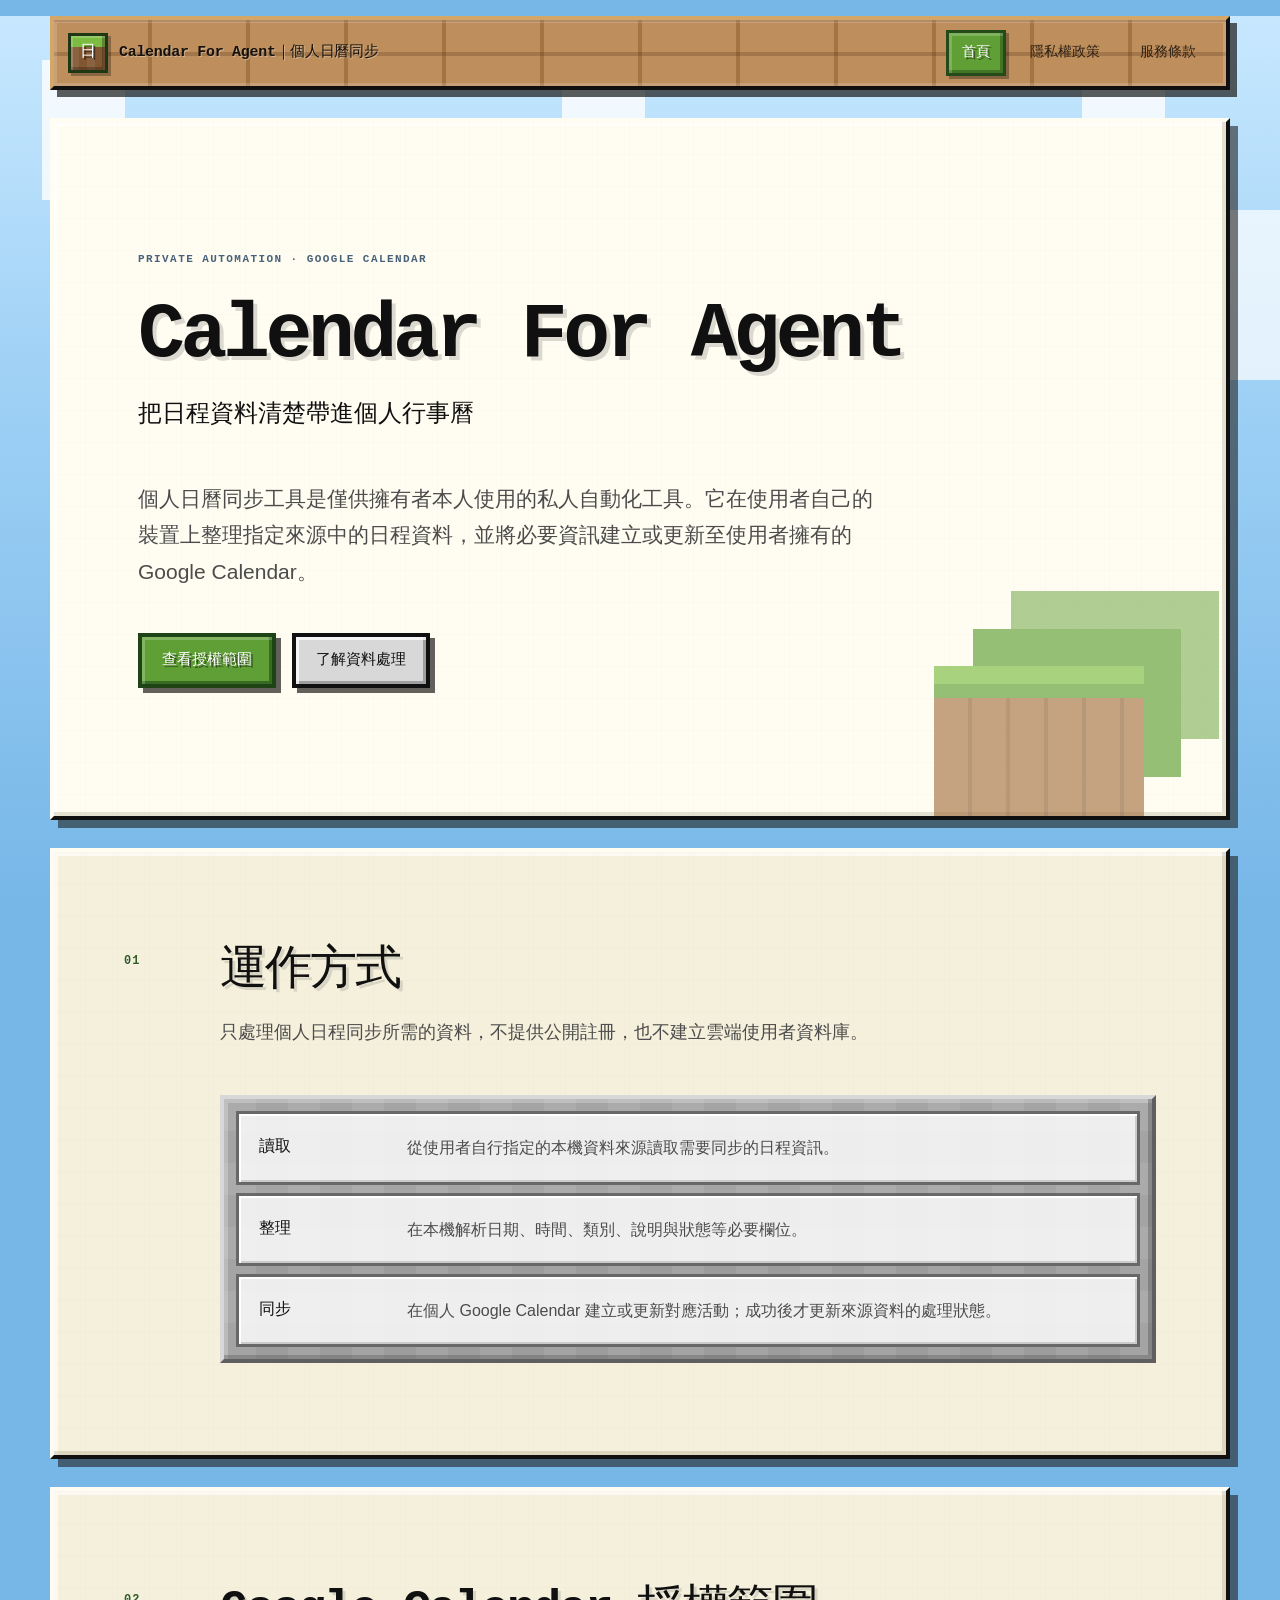
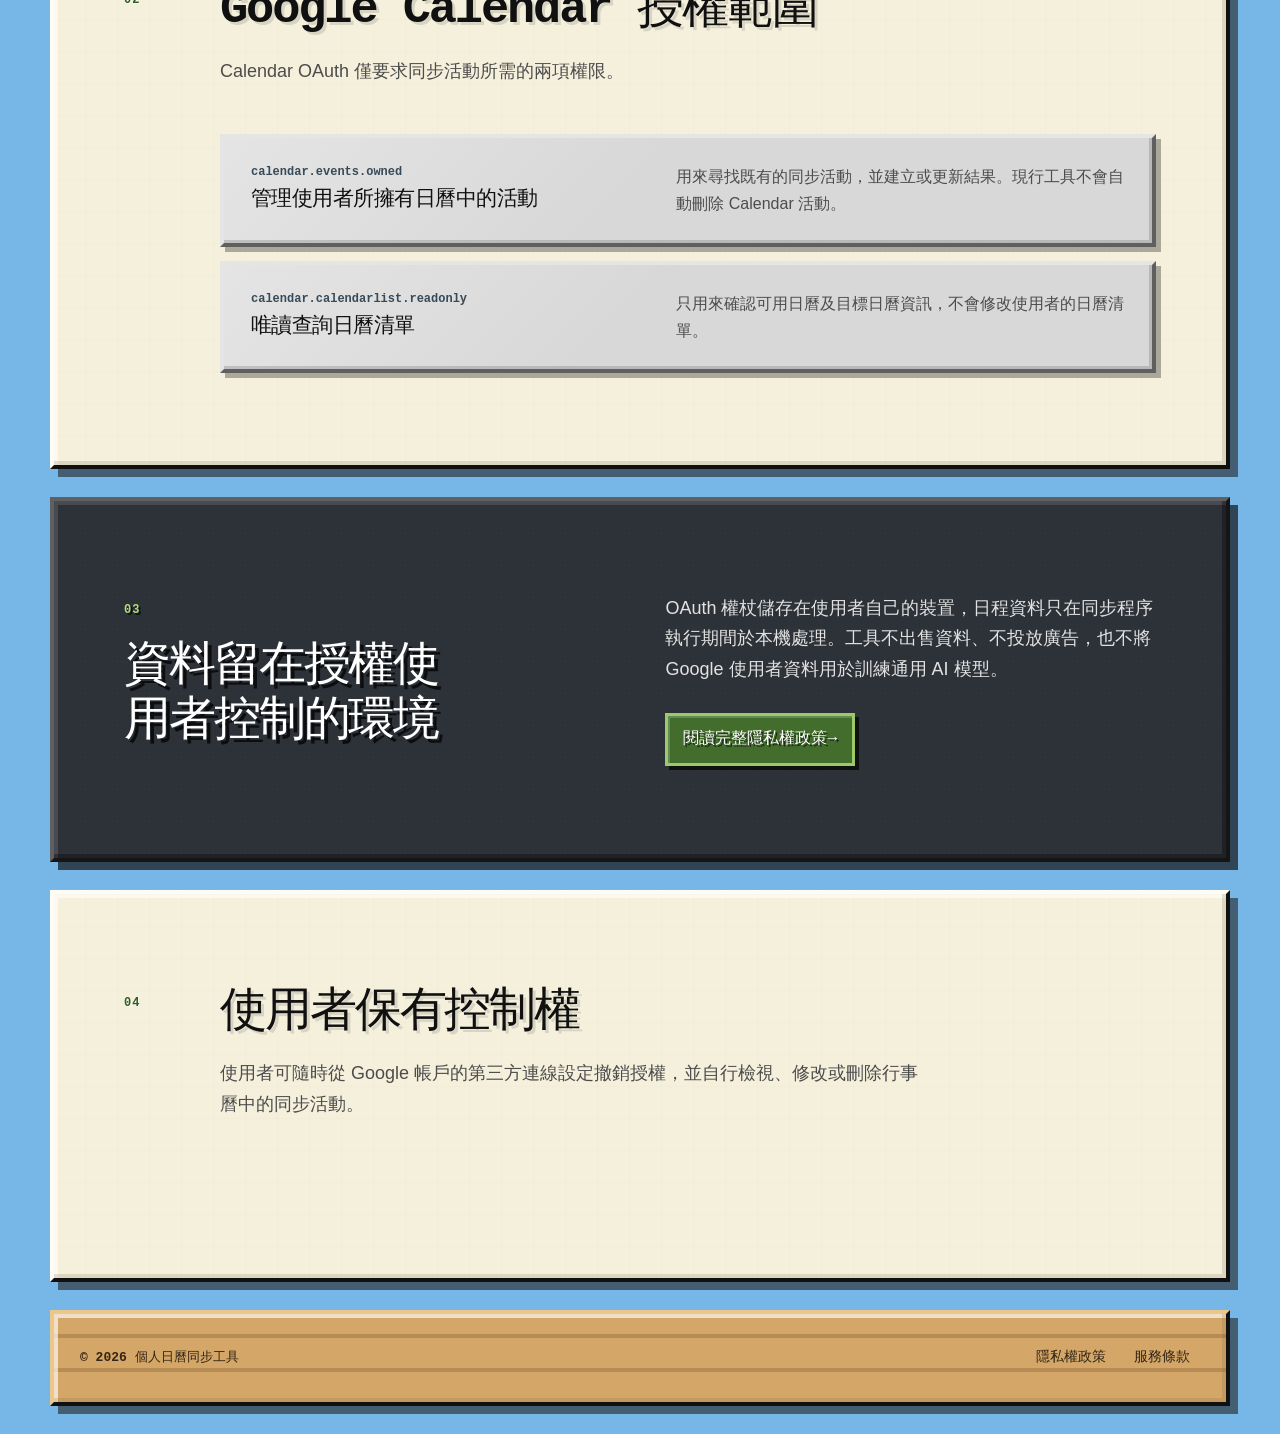
<file: index.html>
<!doctype html>
<html lang="zh-Hant">
<head>
  <meta charset="utf-8">
  <meta name="viewport" content="width=device-width, initial-scale=1">
  <meta name="description" content="Calendar For Agent｜個人日曆同步工具的用途、Google OAuth 權限與資料處理方式說明。">
  <title>Calendar For Agent｜個人日曆同步工具</title>
  <link rel="icon" href="icon.svg" type="image/svg+xml">
  <link rel="stylesheet" href="./styles.css">
</head>
<body>
  <a class="skip-link" href="#main">跳至主要內容</a>
  <header class="site-header">
    <a class="brand" href="index.html" aria-label="首頁"><span class="brand-mark" aria-hidden="true">日</span><span>Calendar For Agent｜個人日曆同步</span></a>
    <nav aria-label="主要導覽"><a aria-current="page" href="index.html">首頁</a><a href="privacy.html">隱私權政策</a><a href="terms.html">服務條款</a></nav>
  </header>

  <main id="main">
    <section class="hero">
      <p class="eyebrow">PRIVATE AUTOMATION · GOOGLE CALENDAR</p>
      <h1>Calendar For Agent</h1>
      <h2>把日程資料清楚帶進個人行事曆</h2>
      <p class="lead">個人日曆同步工具是僅供擁有者本人使用的私人自動化工具。它在使用者自己的裝置上整理指定來源中的日程資料，並將必要資訊建立或更新至使用者擁有的 Google Calendar。</p>
      <div class="hero-actions"><a class="button primary" href="#permissions">查看授權範圍</a><a class="button secondary" href="privacy.html">了解資料處理</a></div>
    </section>

    <section class="section process" aria-labelledby="process-title">
      <div class="section-intro"><p class="section-number">01</p><div><h2 id="process-title">運作方式</h2><p>只處理個人日程同步所需的資料，不提供公開註冊，也不建立雲端使用者資料庫。</p></div></div>
      <ol class="steps">
        <li><span>讀取</span><p>從使用者自行指定的本機資料來源讀取需要同步的日程資訊。</p></li>
        <li><span>整理</span><p>在本機解析日期、時間、類別、說明與狀態等必要欄位。</p></li>
        <li><span>同步</span><p>在個人 Google Calendar 建立或更新對應活動；成功後才更新來源資料的處理狀態。</p></li>
      </ol>
    </section>

    <section class="section" id="permissions" aria-labelledby="permissions-title">
      <div class="section-intro"><p class="section-number">02</p><div><h2 id="permissions-title">Google Calendar 授權範圍</h2><p>Calendar OAuth 僅要求同步活動所需的兩項權限。</p></div></div>
      <div class="permission-list">
        <article><div><p class="permission-scope">calendar.events.owned</p><h3>管理使用者所擁有日曆中的活動</h3></div><p>用來尋找既有的同步活動，並建立或更新結果。現行工具不會自動刪除 Calendar 活動。</p></article>
        <article><div><p class="permission-scope">calendar.calendarlist.readonly</p><h3>唯讀查詢日曆清單</h3></div><p>只用來確認可用日曆及目標日曆資訊，不會修改使用者的日曆清單。</p></article>
      </div>
    </section>

    <section class="section data-note" aria-labelledby="data-title">
      <div><p class="section-number inverse">03</p><h2 id="data-title">資料留在授權使用者控制的環境</h2></div>
      <div class="data-copy"><p>OAuth 權杖儲存在使用者自己的裝置，日程資料只在同步程序執行期間於本機處理。工具不出售資料、不投放廣告，也不將 Google 使用者資料用於訓練通用 AI 模型。</p><a href="privacy.html">閱讀完整隱私權政策 <span aria-hidden="true">→</span></a></div>
    </section>

    <section class="section compact" aria-labelledby="control-title">
      <div class="section-intro"><p class="section-number">04</p><div><h2 id="control-title">使用者保有控制權</h2><p>使用者可隨時從 Google 帳戶的第三方連線設定撤銷授權，並自行檢視、修改或刪除行事曆中的同步活動。</p></div></div>
    </section>
  </main>

  <footer class="site-footer"><p>© <span data-current-year>2026</span> 個人日曆同步工具</p><div><a href="privacy.html">隱私權政策</a><a href="terms.html">服務條款</a><a data-repo-issues hidden rel="noreferrer">聯絡／回報問題</a></div></footer>
  <script src="./site.js" defer></script>
</body>
</html>
</file>
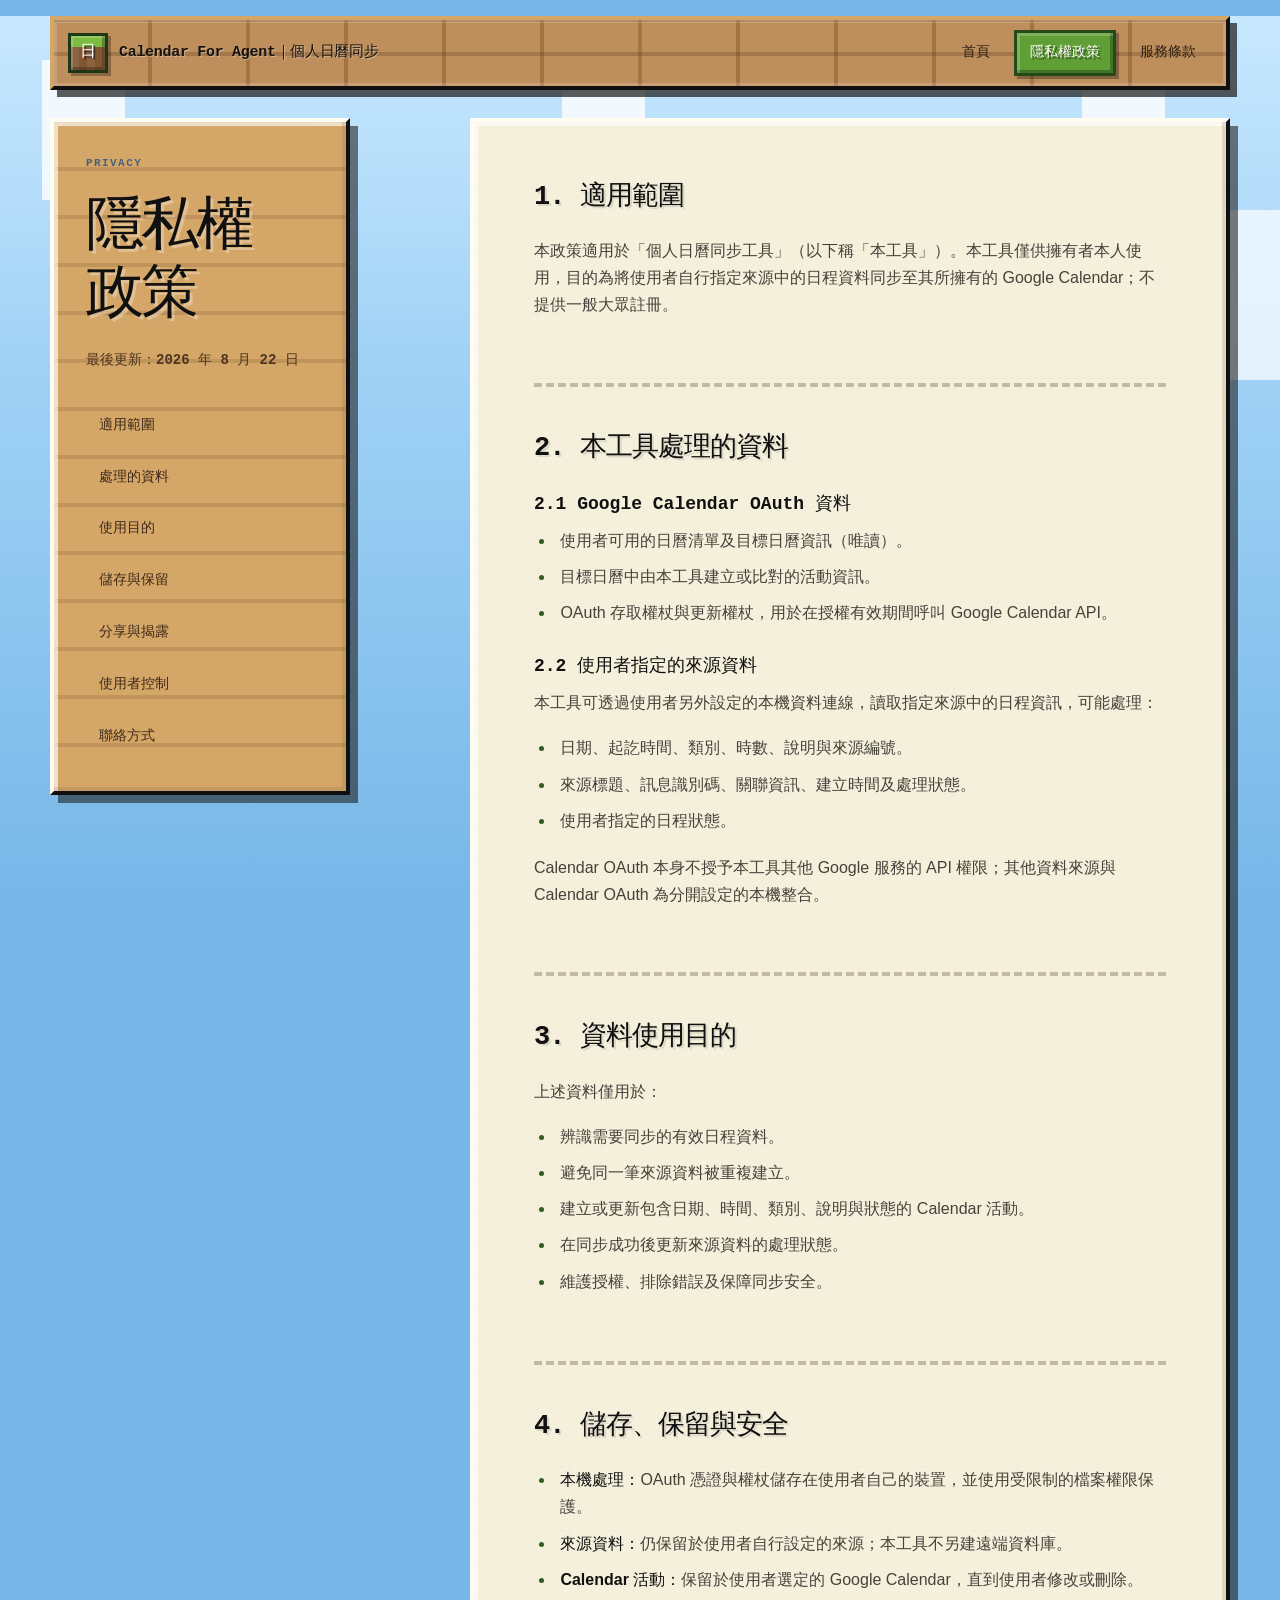
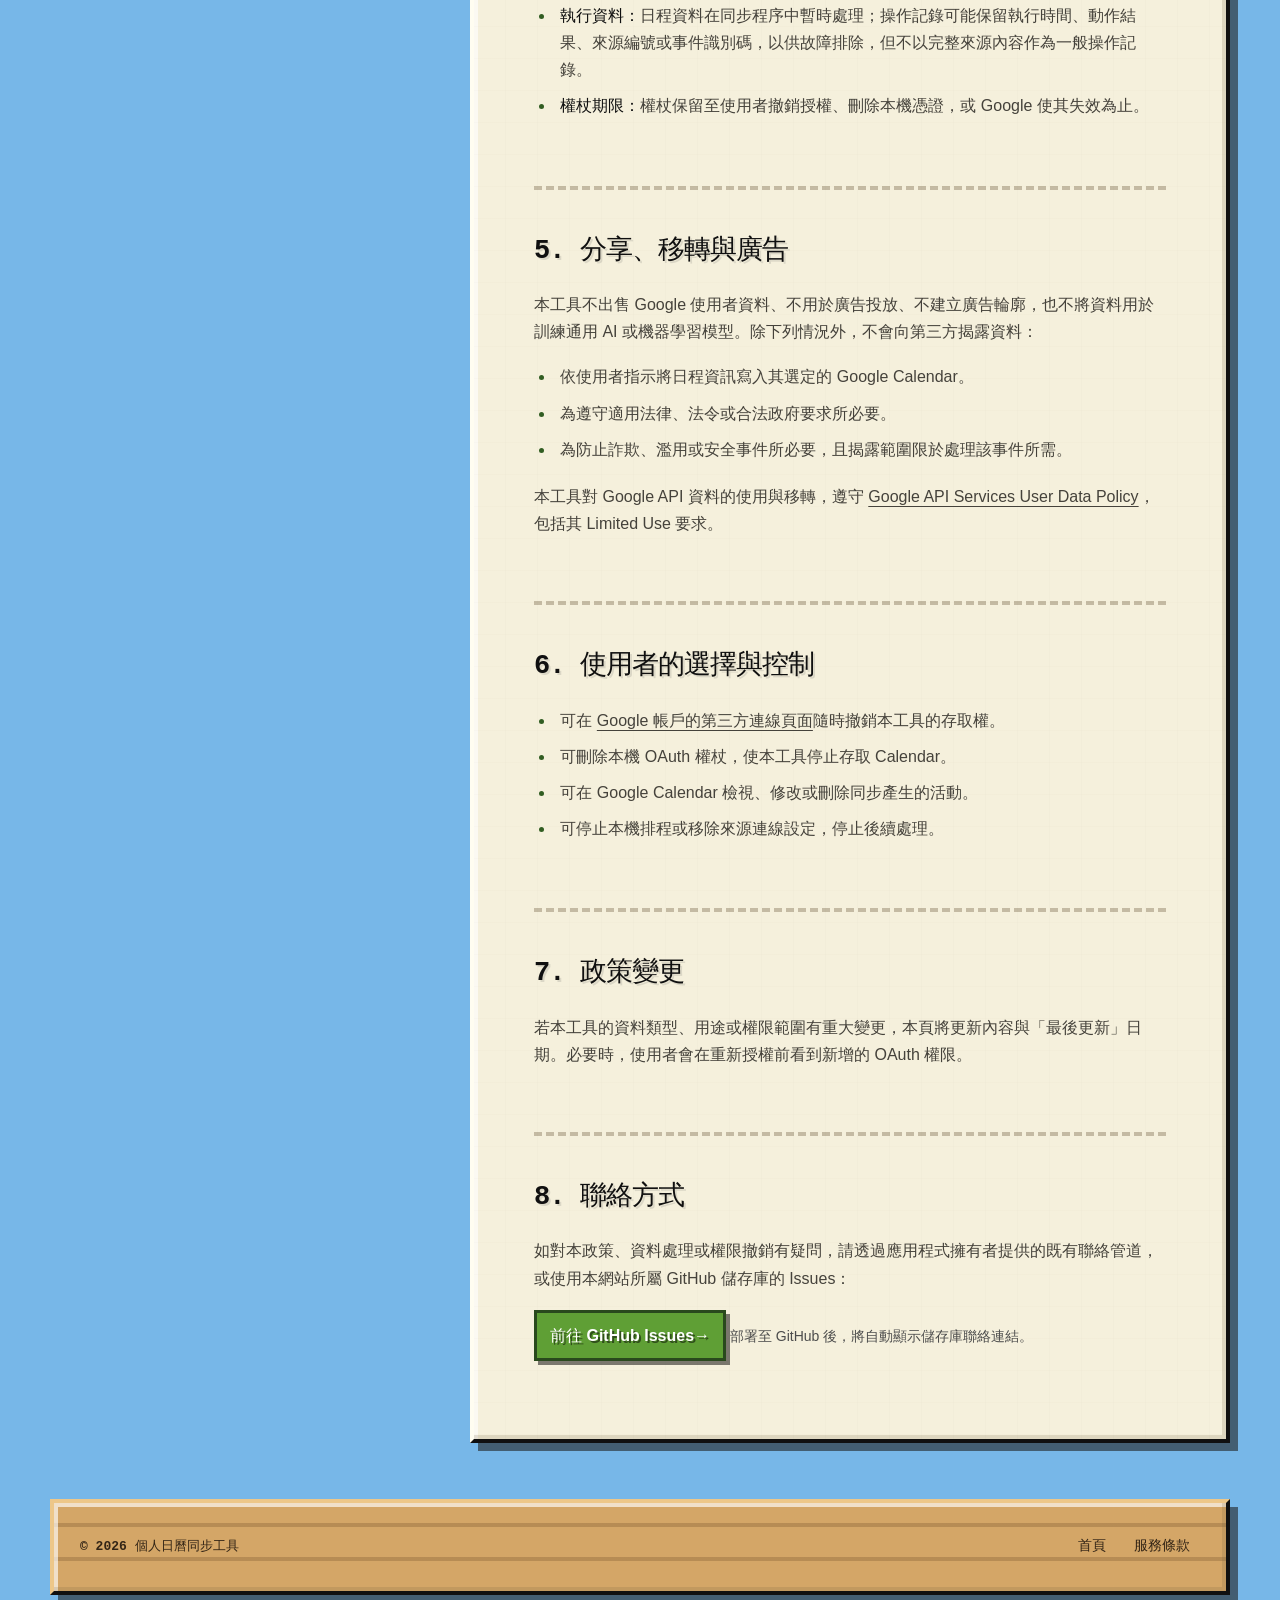
<file: privacy.html>
<!doctype html>
<html lang="zh-Hant">
<head>
  <meta charset="utf-8"><meta name="viewport" content="width=device-width, initial-scale=1">
  <meta name="description" content="Calendar For Agent｜個人日曆同步工具隱私權政策。">
  <title>隱私權政策｜Calendar For Agent｜個人日曆同步工具</title>
  <link rel="icon" href="icon.svg" type="image/svg+xml"><link rel="stylesheet" href="styles.css">
</head>
<body>
  <a class="skip-link" href="#main">跳至主要內容</a>
  <header class="site-header"><a class="brand" href="index.html" aria-label="首頁"><span class="brand-mark" aria-hidden="true">日</span><span>Calendar For Agent｜個人日曆同步</span></a><nav aria-label="主要導覽"><a href="index.html">首頁</a><a aria-current="page" href="privacy.html">隱私權政策</a><a href="terms.html">服務條款</a></nav></header>

  <main id="main" class="legal-layout">
    <aside class="legal-aside">
      <p class="eyebrow">PRIVACY</p><h1>隱私權政策</h1><p>最後更新：2026 年 8 月 22 日</p>
      <nav aria-label="本頁目錄"><a href="#scope">適用範圍</a><a href="#data">處理的資料</a><a href="#purpose">使用目的</a><a href="#storage">儲存與保留</a><a href="#sharing">分享與揭露</a><a href="#control">使用者控制</a><a href="#contact">聯絡方式</a></nav>
    </aside>

    <article class="legal-content">
      <section id="scope"><h2>1. 適用範圍</h2><p>本政策適用於「個人日曆同步工具」（以下稱「本工具」）。本工具僅供擁有者本人使用，目的為將使用者自行指定來源中的日程資料同步至其所擁有的 Google Calendar；不提供一般大眾註冊。</p></section>

      <section id="data">
        <h2>2. 本工具處理的資料</h2>
        <h3>2.1 Google Calendar OAuth 資料</h3>
        <ul><li>使用者可用的日曆清單及目標日曆資訊（唯讀）。</li><li>目標日曆中由本工具建立或比對的活動資訊。</li><li>OAuth 存取權杖與更新權杖，用於在授權有效期間呼叫 Google Calendar API。</li></ul>
        <h3>2.2 使用者指定的來源資料</h3>
        <p>本工具可透過使用者另外設定的本機資料連線，讀取指定來源中的日程資訊，可能處理：</p>
        <ul><li>日期、起訖時間、類別、時數、說明與來源編號。</li><li>來源標題、訊息識別碼、關聯資訊、建立時間及處理狀態。</li><li>使用者指定的日程狀態。</li></ul>
        <p>Calendar OAuth 本身不授予本工具其他 Google 服務的 API 權限；其他資料來源與 Calendar OAuth 為分開設定的本機整合。</p>
      </section>

      <section id="purpose"><h2>3. 資料使用目的</h2><p>上述資料僅用於：</p><ul><li>辨識需要同步的有效日程資料。</li><li>避免同一筆來源資料被重複建立。</li><li>建立或更新包含日期、時間、類別、說明與狀態的 Calendar 活動。</li><li>在同步成功後更新來源資料的處理狀態。</li><li>維護授權、排除錯誤及保障同步安全。</li></ul></section>

      <section id="storage"><h2>4. 儲存、保留與安全</h2><ul><li><strong>本機處理：</strong>OAuth 憑證與權杖儲存在使用者自己的裝置，並使用受限制的檔案權限保護。</li><li><strong>來源資料：</strong>仍保留於使用者自行設定的來源；本工具不另建遠端資料庫。</li><li><strong>Calendar 活動：</strong>保留於使用者選定的 Google Calendar，直到使用者修改或刪除。</li><li><strong>執行資料：</strong>日程資料在同步程序中暫時處理；操作記錄可能保留執行時間、動作結果、來源編號或事件識別碼，以供故障排除，但不以完整來源內容作為一般操作記錄。</li><li><strong>權杖期限：</strong>權杖保留至使用者撤銷授權、刪除本機憑證，或 Google 使其失效為止。</li></ul></section>

      <section id="sharing"><h2>5. 分享、移轉與廣告</h2><p>本工具不出售 Google 使用者資料、不用於廣告投放、不建立廣告輪廓，也不將資料用於訓練通用 AI 或機器學習模型。除下列情況外，不會向第三方揭露資料：</p><ul><li>依使用者指示將日程資訊寫入其選定的 Google Calendar。</li><li>為遵守適用法律、法令或合法政府要求所必要。</li><li>為防止詐欺、濫用或安全事件所必要，且揭露範圍限於處理該事件所需。</li></ul><p>本工具對 Google API 資料的使用與移轉，遵守 <a href="https://developers.google.com/terms/api-services-user-data-policy" rel="noreferrer">Google API Services User Data Policy</a>，包括其 Limited Use 要求。</p></section>

      <section id="control"><h2>6. 使用者的選擇與控制</h2><ul><li>可在 <a href="https://myaccount.google.com/connections" rel="noreferrer">Google 帳戶的第三方連線頁面</a>隨時撤銷本工具的存取權。</li><li>可刪除本機 OAuth 權杖，使本工具停止存取 Calendar。</li><li>可在 Google Calendar 檢視、修改或刪除同步產生的活動。</li><li>可停止本機排程或移除來源連線設定，停止後續處理。</li></ul></section>

      <section><h2>7. 政策變更</h2><p>若本工具的資料類型、用途或權限範圍有重大變更，本頁將更新內容與「最後更新」日期。必要時，使用者會在重新授權前看到新增的 OAuth 權限。</p></section>

      <section id="contact"><h2>8. 聯絡方式</h2><p>如對本政策、資料處理或權限撤銷有疑問，請透過應用程式擁有者提供的既有聯絡管道，或使用本網站所屬 GitHub 儲存庫的 Issues：</p><p><a class="inline-action" data-repo-issues hidden rel="noreferrer">前往 GitHub Issues <span aria-hidden="true">→</span></a><span data-local-contact> 部署至 GitHub 後，將自動顯示儲存庫聯絡連結。</span></p></section>
    </article>
  </main>

  <footer class="site-footer"><p>© <span data-current-year>2026</span> 個人日曆同步工具</p><div><a href="index.html">首頁</a><a href="terms.html">服務條款</a><a data-repo-issues hidden rel="noreferrer">聯絡／回報問題</a></div></footer>
  <script src="site.js" defer></script>
</body>
</html>
</file>
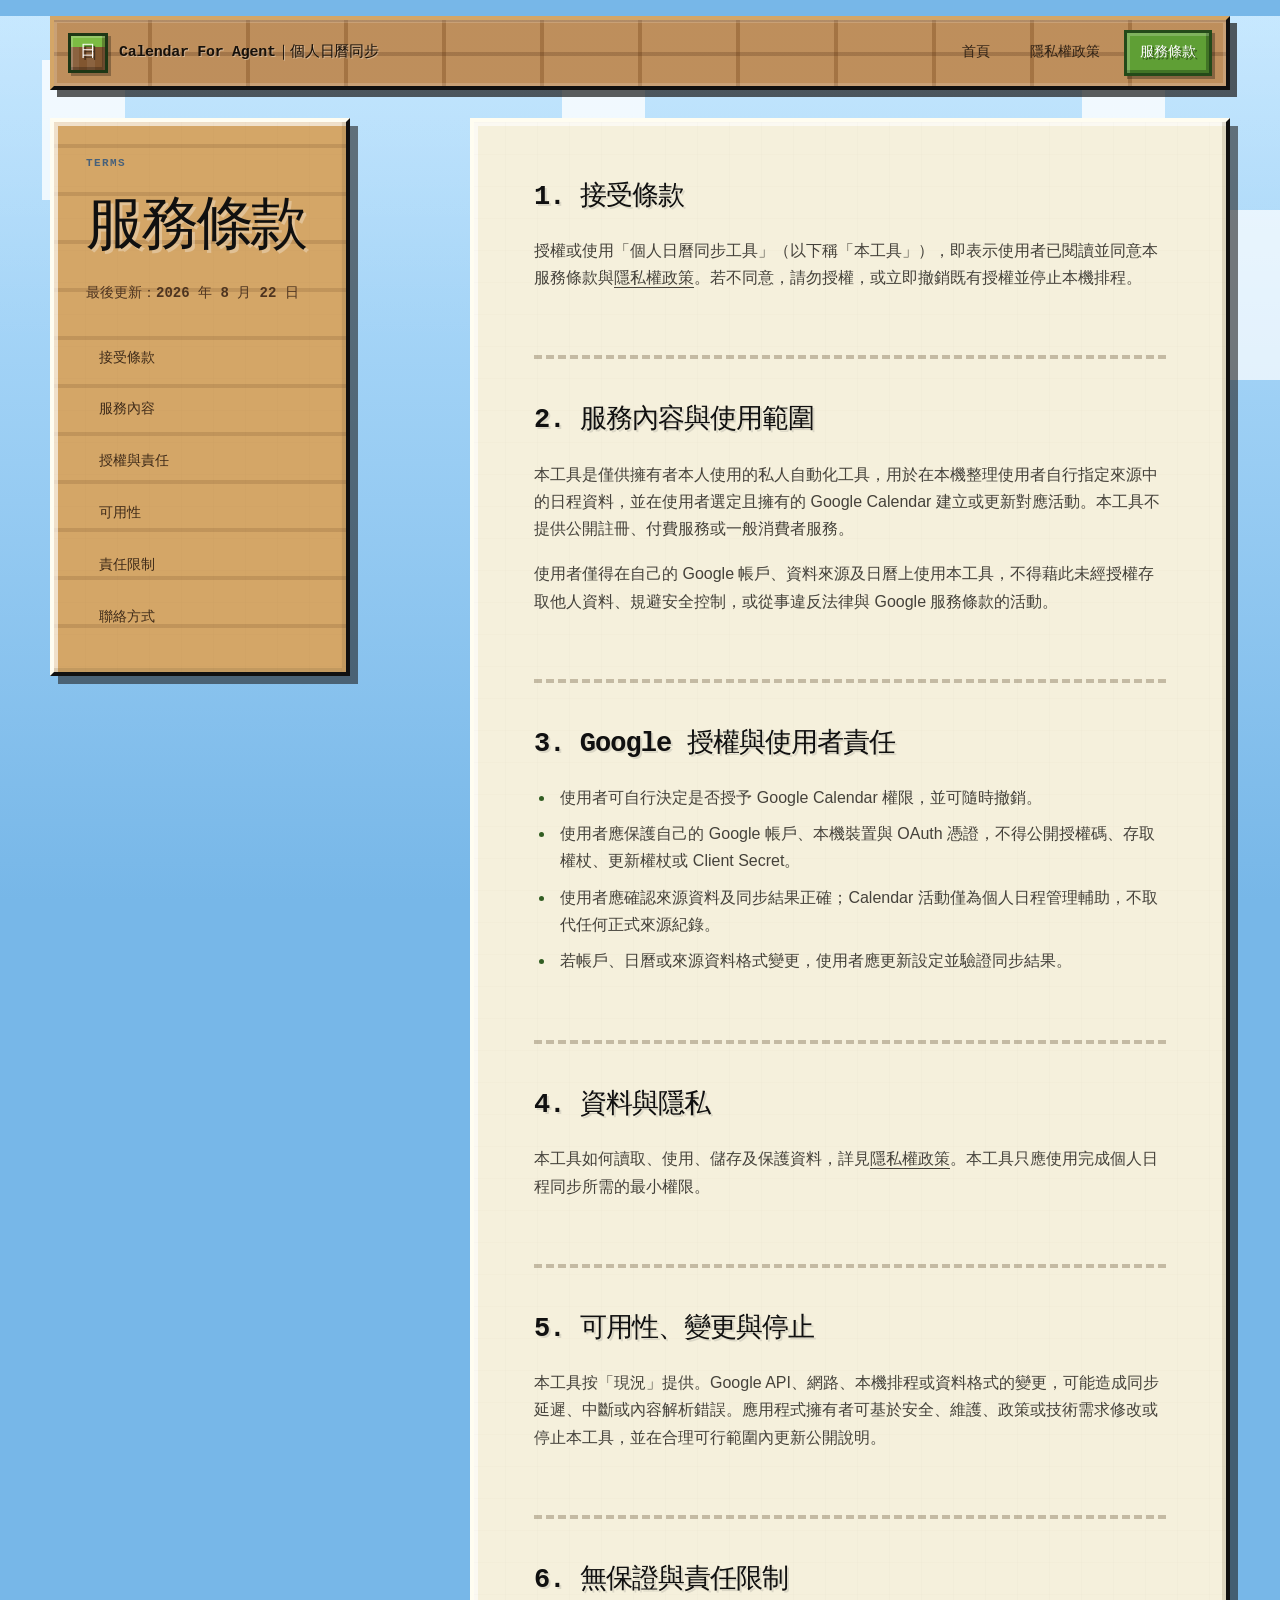
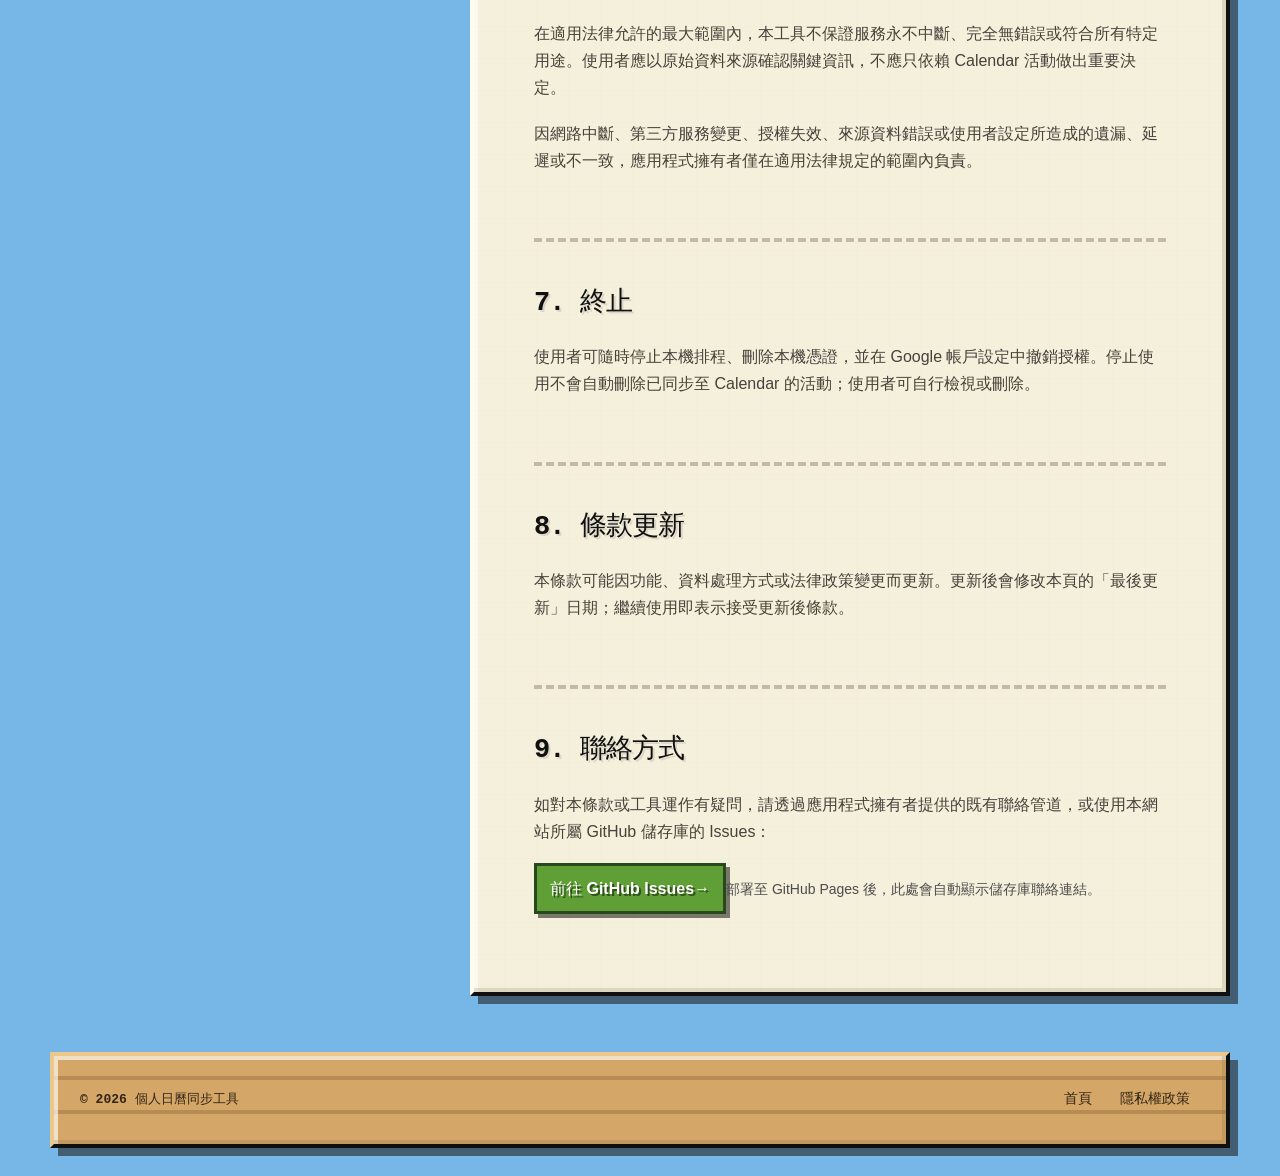
<file: terms.html>
<!doctype html>
<html lang="zh-Hant">
<head>
  <meta charset="utf-8"><meta name="viewport" content="width=device-width, initial-scale=1">
  <meta name="description" content="Calendar For Agent｜個人日曆同步工具服務條款。">
  <title>服務條款｜Calendar For Agent｜個人日曆同步工具</title>
  <link rel="icon" href="icon.svg" type="image/svg+xml"><link rel="stylesheet" href="styles.css">
</head>
<body>
  <a class="skip-link" href="#main">跳至主要內容</a>
  <header class="site-header"><a class="brand" href="index.html" aria-label="首頁"><span class="brand-mark" aria-hidden="true">日</span><span>Calendar For Agent｜個人日曆同步</span></a><nav aria-label="主要導覽"><a href="index.html">首頁</a><a href="privacy.html">隱私權政策</a><a aria-current="page" href="terms.html">服務條款</a></nav></header>

  <main id="main" class="legal-layout">
    <aside class="legal-aside">
      <p class="eyebrow">TERMS</p><h1>服務條款</h1><p>最後更新：2026 年 8 月 22 日</p>
      <nav aria-label="本頁目錄"><a href="#acceptance">接受條款</a><a href="#service">服務內容</a><a href="#authorization">授權與責任</a><a href="#availability">可用性</a><a href="#liability">責任限制</a><a href="#contact">聯絡方式</a></nav>
    </aside>

    <article class="legal-content">
      <section id="acceptance"><h2>1. 接受條款</h2><p>授權或使用「個人日曆同步工具」（以下稱「本工具」），即表示使用者已閱讀並同意本服務條款與<a href="privacy.html">隱私權政策</a>。若不同意，請勿授權，或立即撤銷既有授權並停止本機排程。</p></section>

      <section id="service"><h2>2. 服務內容與使用範圍</h2><p>本工具是僅供擁有者本人使用的私人自動化工具，用於在本機整理使用者自行指定來源中的日程資料，並在使用者選定且擁有的 Google Calendar 建立或更新對應活動。本工具不提供公開註冊、付費服務或一般消費者服務。</p><p>使用者僅得在自己的 Google 帳戶、資料來源及日曆上使用本工具，不得藉此未經授權存取他人資料、規避安全控制，或從事違反法律與 Google 服務條款的活動。</p></section>

      <section id="authorization"><h2>3. Google 授權與使用者責任</h2><ul><li>使用者可自行決定是否授予 Google Calendar 權限，並可隨時撤銷。</li><li>使用者應保護自己的 Google 帳戶、本機裝置與 OAuth 憑證，不得公開授權碼、存取權杖、更新權杖或 Client Secret。</li><li>使用者應確認來源資料及同步結果正確；Calendar 活動僅為個人日程管理輔助，不取代任何正式來源紀錄。</li><li>若帳戶、日曆或來源資料格式變更，使用者應更新設定並驗證同步結果。</li></ul></section>

      <section><h2>4. 資料與隱私</h2><p>本工具如何讀取、使用、儲存及保護資料，詳見<a href="privacy.html">隱私權政策</a>。本工具只應使用完成個人日程同步所需的最小權限。</p></section>

      <section id="availability"><h2>5. 可用性、變更與停止</h2><p>本工具按「現況」提供。Google API、網路、本機排程或資料格式的變更，可能造成同步延遲、中斷或內容解析錯誤。應用程式擁有者可基於安全、維護、政策或技術需求修改或停止本工具，並在合理可行範圍內更新公開說明。</p></section>

      <section id="liability"><h2>6. 無保證與責任限制</h2><p>在適用法律允許的最大範圍內，本工具不保證服務永不中斷、完全無錯誤或符合所有特定用途。使用者應以原始資料來源確認關鍵資訊，不應只依賴 Calendar 活動做出重要決定。</p><p>因網路中斷、第三方服務變更、授權失效、來源資料錯誤或使用者設定所造成的遺漏、延遲或不一致，應用程式擁有者僅在適用法律規定的範圍內負責。</p></section>

      <section><h2>7. 終止</h2><p>使用者可隨時停止本機排程、刪除本機憑證，並在 Google 帳戶設定中撤銷授權。停止使用不會自動刪除已同步至 Calendar 的活動；使用者可自行檢視或刪除。</p></section>

      <section><h2>8. 條款更新</h2><p>本條款可能因功能、資料處理方式或法律政策變更而更新。更新後會修改本頁的「最後更新」日期；繼續使用即表示接受更新後條款。</p></section>

      <section id="contact"><h2>9. 聯絡方式</h2><p>如對本條款或工具運作有疑問，請透過應用程式擁有者提供的既有聯絡管道，或使用本網站所屬 GitHub 儲存庫的 Issues：</p><p><a class="inline-action" data-repo-issues hidden rel="noreferrer">前往 GitHub Issues <span aria-hidden="true">→</span></a><span data-local-contact>部署至 GitHub Pages 後，此處會自動顯示儲存庫聯絡連結。</span></p></section>
    </article>
  </main>

  <footer class="site-footer"><p>© <span data-current-year>2026</span> 個人日曆同步工具</p><div><a href="index.html">首頁</a><a href="privacy.html">隱私權政策</a><a data-repo-issues hidden rel="noreferrer">聯絡／回報問題</a></div></footer>
  <script src="site.js" defer></script>
</body>
</html>
</file>
<file: styles.css>
:root {
  --ink: #202020;
  --ink-deep: #101010;
  --muted: #4c4c4c;
  --sky: #77b7e8;
  --sky-light: #bde4ff;
  --grass: #5f9f35;
  --grass-light: #7cbc43;
  --grass-dark: #315d22;
  --dirt: #815630;
  --dirt-light: #a77445;
  --wood: #b9854e;
  --wood-light: #d4a667;
  --wood-dark: #6f4928;
  --stone: #a4a4a4;
  --stone-light: #d8d8d8;
  --stone-dark: #5f5f5f;
  --paper: #f5f0dc;
  --paper-light: #fffdf1;
  --focus: #ffdf33;
  --max: 1180px;
  font-family: ui-monospace, "SFMono-Regular", Menlo, Monaco, Consolas, "Noto Sans Mono CJK TC", "PingFang TC", "Microsoft JhengHei", monospace;
  color: var(--ink);
  background: var(--sky);
  font-synthesis: none;
}

* { box-sizing: border-box; }
html { scroll-behavior: smooth; }
body {
  margin: 0;
  min-width: 320px;
  min-height: 100vh;
  overflow-x: hidden;
  color: var(--ink);
  line-height: 1.7;
  background-color: var(--sky);
  background-image:
    linear-gradient(90deg, transparent 0 8%, rgba(255,255,255,.78) 8% 16%, rgba(255,255,255,.78) 16% 24%, transparent 24% 100%),
    linear-gradient(90deg, transparent 0 65%, rgba(255,255,255,.7) 65% 73%, rgba(255,255,255,.7) 73% 81%, transparent 81% 100%),
    linear-gradient(180deg, rgba(255,255,255,.18), transparent 38%),
    linear-gradient(180deg, var(--sky-light), var(--sky));
  background-size: 520px 140px, 680px 170px, 100% 100%, 100% 100%;
  background-position: 0 60px, 100px 210px, 0 0, 0 0;
  background-repeat: repeat-x, repeat-x, no-repeat, no-repeat;
  background-attachment: fixed;
}
body::before {
  content: "";
  position: fixed;
  z-index: -1;
  left: 0;
  right: 0;
  bottom: 0;
  height: 130px;
  pointer-events: none;
  background:
    linear-gradient(180deg, var(--grass-light) 0 16px, var(--grass) 16px 30px, transparent 30px),
    repeating-linear-gradient(90deg, transparent 0 28px, rgba(66,38,20,.25) 28px 32px),
    repeating-linear-gradient(0deg, rgba(255,255,255,.06) 0 24px, rgba(66,38,20,.16) 24px 28px),
    var(--dirt);
  border-top: 4px solid var(--grass-dark);
}
body::after {
  content: "";
  position: fixed;
  z-index: -1;
  right: 5vw;
  top: 18vh;
  width: 54px;
  height: 54px;
  pointer-events: none;
  background: #fff4aa;
  box-shadow: 8px 8px 0 rgba(255,198,48,.35);
}

a { color: inherit; text-underline-offset: .25em; }
a:hover { color: var(--grass-dark); }
a:focus-visible, .button:focus-visible {
  outline: 4px solid var(--focus);
  outline-offset: 4px;
}
.skip-link {
  position: fixed;
  z-index: 40;
  top: 10px;
  left: 10px;
  padding: 10px 14px;
  border: 3px solid #000;
  background: var(--paper-light);
  color: #000;
  transform: translateY(-180%);
  box-shadow: 4px 4px 0 #000;
}
.skip-link:focus { transform: translateY(0); }

.site-header {
  position: sticky;
  z-index: 30;
  top: 12px;
  width: min(calc(100% - 32px), var(--max));
  min-height: 72px;
  margin: 16px auto 0;
  padding: 10px 14px;
  display: flex;
  align-items: center;
  justify-content: space-between;
  gap: 24px;
  border: 4px solid var(--ink-deep);
  border-top-color: var(--wood-light);
  border-left-color: var(--wood-light);
  background:
    repeating-linear-gradient(0deg, transparent 0 30px, rgba(80,45,20,.25) 30px 34px),
    repeating-linear-gradient(90deg, rgba(255,255,255,.08) 0 94px, rgba(66,37,18,.18) 94px 98px),
    var(--wood);
  box-shadow: 7px 7px 0 rgba(31,31,31,.72), inset 0 0 0 3px rgba(255,255,255,.16);
}
.brand {
  display: inline-flex;
  align-items: center;
  gap: 11px;
  color: #17110b;
  font-size: 15px;
  font-weight: 800;
  letter-spacing: -.02em;
  text-decoration: none;
  text-shadow: 1px 1px 0 rgba(255,255,255,.35);
}
.brand:hover { color: #17110b; }
.brand-mark {
  display: grid;
  place-items: center;
  width: 40px;
  height: 40px;
  border: 3px solid #1e3715;
  color: white;
  background:
    linear-gradient(180deg, var(--grass-light) 0 11px, transparent 11px),
    repeating-linear-gradient(90deg, rgba(255,255,255,.08) 0 8px, transparent 8px 16px),
    var(--dirt);
  box-shadow: inset 2px 2px 0 rgba(255,255,255,.2), inset -3px -3px 0 rgba(45,27,15,.35), 3px 3px 0 rgba(0,0,0,.28);
  font-size: 16px;
  font-weight: 900;
  text-shadow: 2px 2px 0 rgba(0,0,0,.55);
}
.site-header nav, .site-footer div {
  display: flex;
  align-items: center;
  flex-wrap: wrap;
  gap: 8px;
}
.site-header nav a {
  min-height: 40px;
  padding: 8px 13px;
  display: inline-flex;
  align-items: center;
  border: 3px solid transparent;
  color: #2f2115;
  font-size: 14px;
  font-weight: 750;
  text-decoration: none;
  transition: transform .08s linear, background .08s linear, box-shadow .08s linear;
}
.site-header nav a:hover {
  color: #17110b;
  background: rgba(255,242,203,.45);
  transform: translate(-1px,-1px);
}
.site-header nav a[aria-current="page"] {
  border-color: #244a19;
  color: white;
  background: var(--grass);
  box-shadow: inset 3px 3px 0 rgba(255,255,255,.2), inset -3px -3px 0 rgba(38,74,25,.5), 3px 3px 0 rgba(0,0,0,.3);
  text-shadow: 2px 2px 0 rgba(0,0,0,.45);
}

main {
  width: min(calc(100% - 32px), var(--max));
  margin: 28px auto 0;
}
.hero,
.section,
.legal-aside,
.legal-content,
.site-footer {
  border: 4px solid var(--ink-deep);
  border-top-color: #fffdf1;
  border-left-color: #fffdf1;
  background-color: var(--paper);
  box-shadow: 8px 8px 0 rgba(30,30,30,.58), inset -4px -4px 0 rgba(111,93,62,.18), inset 4px 4px 0 rgba(255,255,255,.65);
}
.hero,
.section,
.legal-aside,
.legal-content { position: relative; overflow: hidden; }
.hero::before,
.section::before,
.legal-aside::before,
.legal-content::before {
  content: "";
  position: absolute;
  inset: 0;
  z-index: 0;
  pointer-events: none;
  opacity: .22;
  background:
    linear-gradient(90deg, transparent 31px, rgba(76,57,30,.15) 32px, transparent 33px),
    linear-gradient(0deg, transparent 31px, rgba(76,57,30,.12) 32px, transparent 33px);
  background-size: 32px 32px;
}
.hero > *, .section > *, .legal-aside > *, .legal-content > * { position: relative; z-index: 1; }

.hero {
  min-height: min(700px, calc(100vh - 140px));
  padding: clamp(76px, 10vw, 128px) clamp(28px, 7vw, 84px);
  display: flex;
  flex-direction: column;
  justify-content: center;
  background-color: var(--paper-light);
}
.hero::after {
  content: "";
  position: absolute;
  z-index: 0;
  right: 7%;
  bottom: 0;
  width: 210px;
  height: 150px;
  opacity: .65;
  background:
    linear-gradient(180deg, var(--grass-light) 0 18px, var(--grass) 18px 32px, transparent 32px),
    repeating-linear-gradient(90deg, transparent 0 34px, rgba(65,37,20,.22) 34px 38px),
    var(--dirt-light);
  box-shadow: 38px -38px 0 -1px var(--grass), 76px -76px 0 -1px rgba(94,159,53,.75);
}
.eyebrow {
  margin: 0 0 22px;
  color: #48617a;
  font-size: 11px;
  font-weight: 900;
  letter-spacing: .13em;
  text-transform: uppercase;
}
h1, h2, h3 {
  color: var(--ink-deep);
  line-height: 1.16;
  text-wrap: balance;
}
h1 {
  max-width: 900px;
  margin: 0;
  font-size: clamp(44px, 6.8vw, 78px);
  font-weight: 900;
  letter-spacing: -.055em;
  text-shadow: 4px 4px 0 rgba(91,91,91,.22);
}
.lead {
  max-width: 790px;
  margin: 32px 0 0;
  color: var(--muted);
  font-size: clamp(18px, 2vw, 21px);
  line-height: 1.75;
  font-family: -apple-system, BlinkMacSystemFont, "Segoe UI", "Noto Sans TC", "PingFang TC", "Microsoft JhengHei", sans-serif;
  font-weight: 540;
  text-wrap: pretty;
}
.hero-actions { display: flex; flex-wrap: wrap; gap: 16px; margin-top: 42px; }
.button {
  min-height: 50px;
  padding: 11px 20px;
  display: inline-flex;
  align-items: center;
  justify-content: center;
  border: 4px solid var(--ink-deep);
  color: var(--ink-deep);
  background: var(--stone-light);
  box-shadow: inset 3px 3px 0 rgba(255,255,255,.75), inset -3px -3px 0 rgba(74,74,74,.4), 5px 5px 0 rgba(0,0,0,.62);
  font-size: 15px;
  font-weight: 900;
  text-decoration: none;
  transition: transform .08s linear, box-shadow .08s linear;
}
.button:hover {
  color: inherit;
  transform: translate(2px,2px);
  box-shadow: inset 3px 3px 0 rgba(255,255,255,.75), inset -3px -3px 0 rgba(74,74,74,.4), 3px 3px 0 rgba(0,0,0,.62);
}
.button:active { transform: translate(5px,5px); box-shadow: inset 2px 2px 0 rgba(0,0,0,.3); }
.button.primary {
  border-color: #1e4314;
  color: white;
  background: var(--grass);
  box-shadow: inset 3px 3px 0 rgba(255,255,255,.22), inset -3px -3px 0 rgba(31,77,21,.62), 5px 5px 0 rgba(0,0,0,.62);
  text-shadow: 2px 2px 0 rgba(0,0,0,.52);
}
.button.secondary { background: var(--stone-light); }

.section {
  margin-top: 28px;
  padding: clamp(60px, 8vw, 92px) clamp(26px, 6vw, 70px);
}
.section.compact { margin-bottom: 28px; padding-bottom: clamp(72px, 9vw, 110px); }
.section-intro {
  display: grid;
  grid-template-columns: 74px minmax(0, 700px);
  gap: 22px;
  align-items: start;
  margin-bottom: 48px;
}
.section-number {
  margin: 7px 0 0;
  color: var(--grass-dark);
  font-size: 12px;
  font-weight: 900;
  letter-spacing: .08em;
  text-shadow: 1px 1px 0 rgba(255,255,255,.6);
}
.section h2 {
  margin: 0;
  font-size: clamp(30px, 4vw, 47px);
  font-weight: 900;
  letter-spacing: -.045em;
  text-shadow: 3px 3px 0 rgba(91,91,91,.18);
}
.section-intro p:last-child {
  margin: 18px 0 0;
  color: var(--muted);
  font-size: 18px;
  font-family: -apple-system, BlinkMacSystemFont, "Segoe UI", "Noto Sans TC", "PingFang TC", "Microsoft JhengHei", sans-serif;
}
.steps {
  margin: 0 0 0 96px;
  padding: 12px;
  list-style: none;
  border: 4px solid var(--stone-dark);
  border-top-color: var(--stone-light);
  border-left-color: var(--stone-light);
  background:
    linear-gradient(90deg, rgba(255,255,255,.08) 50%, transparent 50%),
    linear-gradient(0deg, rgba(0,0,0,.05) 50%, transparent 50%),
    var(--stone);
  background-size: 64px 64px;
  box-shadow: inset -4px -4px 0 rgba(45,45,45,.28), inset 4px 4px 0 rgba(255,255,255,.24);
}
.steps li {
  display: grid;
  grid-template-columns: 122px minmax(0,1fr);
  gap: 26px;
  padding: 20px;
  border: 3px solid #686868;
  background: rgba(247,247,247,.9);
  box-shadow: inset 2px 2px 0 white, inset -2px -2px 0 rgba(77,77,77,.22);
}
.steps li + li { margin-top: 8px; }
.steps li:hover { background: #fff; }
.steps span { color: var(--ink-deep); font-weight: 900; }
.steps p {
  margin: 0;
  color: var(--muted);
  font-family: -apple-system, BlinkMacSystemFont, "Segoe UI", "Noto Sans TC", "PingFang TC", "Microsoft JhengHei", sans-serif;
}
.permission-list { margin-left: 96px; display: grid; gap: 14px; }
.permission-list article {
  padding: 25px 27px;
  display: grid;
  grid-template-columns: minmax(250px,.85fr) minmax(280px,1fr);
  gap: 44px;
  border: 4px solid var(--stone-dark);
  border-top-color: #e5e5e5;
  border-left-color: #e5e5e5;
  background:
    linear-gradient(135deg, rgba(255,255,255,.32), transparent 44%),
    var(--stone-light);
  box-shadow: inset -3px -3px 0 rgba(55,55,55,.2), 5px 5px 0 rgba(0,0,0,.3);
  transition: transform .08s linear, box-shadow .08s linear;
}
.permission-list article:hover { transform: translate(-2px,-2px); box-shadow: inset -3px -3px 0 rgba(55,55,55,.2), 7px 7px 0 rgba(0,0,0,.32); }
.permission-list h3 { margin: 7px 0 0; font-size: 21px; font-weight: 900; letter-spacing: -.025em; }
.permission-list article > p {
  margin: 0;
  color: var(--muted);
  font-family: -apple-system, BlinkMacSystemFont, "Segoe UI", "Noto Sans TC", "PingFang TC", "Microsoft JhengHei", sans-serif;
}
.permission-scope { margin: 0; color: #374a58; font-size: 12px; font-weight: 800; line-height: 1.5; overflow-wrap: anywhere; }

.data-note {
  color: white;
  border-color: #151515;
  border-top-color: #606060;
  border-left-color: #606060;
  background:
    linear-gradient(90deg, transparent 31px, rgba(255,255,255,.035) 32px, transparent 33px),
    linear-gradient(0deg, transparent 31px, rgba(255,255,255,.035) 32px, transparent 33px),
    #2d3138;
  background-size: 32px 32px;
  display: grid;
  grid-template-columns: minmax(280px,.9fr) minmax(320px,1fr);
  gap: clamp(42px,8vw,100px);
  box-shadow: 8px 8px 0 rgba(20,20,20,.7), inset -4px -4px 0 rgba(0,0,0,.32), inset 4px 4px 0 rgba(255,255,255,.12);
}
.data-note h2 { margin-top: 20px; color: white; text-shadow: 4px 4px 0 rgba(0,0,0,.72); }
.section-number.inverse { color: #aee178; text-shadow: 2px 2px 0 #111; }
.data-copy p {
  margin: 0;
  color: #e2e2e2;
  font-size: 18px;
  font-family: -apple-system, BlinkMacSystemFont, "Segoe UI", "Noto Sans TC", "PingFang TC", "Microsoft JhengHei", sans-serif;
}
.data-copy a {
  display: inline-flex;
  margin-top: 28px;
  padding: 10px 15px;
  border: 3px solid #9acb68;
  color: white;
  background: #426d2c;
  box-shadow: inset 2px 2px 0 rgba(255,255,255,.2), 4px 4px 0 #111;
  font-weight: 900;
  text-decoration: none;
  text-shadow: 2px 2px 0 rgba(0,0,0,.6);
}
.data-copy a:hover { color: white; background: #518637; transform: translate(1px,1px); box-shadow: inset 2px 2px 0 rgba(255,255,255,.2), 3px 3px 0 #111; }

.site-footer {
  width: min(calc(100% - 32px),var(--max));
  min-height: 96px;
  margin: 28px auto;
  padding: 20px 26px;
  display: flex;
  align-items: center;
  justify-content: space-between;
  gap: 30px;
  color: #332516;
  background:
    repeating-linear-gradient(0deg, transparent 0 30px, rgba(80,45,20,.22) 30px 34px),
    var(--wood-light);
  border-top-color: #edc789;
  border-left-color: #edc789;
}
.site-footer p { font-size: 13px; font-weight: 700; }
.site-footer a { padding: 8px 10px; color: #332516; font-size: 14px; font-weight: 750; text-decoration: none; }
.site-footer a:hover { color: #102609; background: rgba(255,244,201,.42); }

.legal-layout {
  display: grid;
  grid-template-columns: 300px minmax(0,760px);
  justify-content: space-between;
  gap: 28px;
  padding: 0 0 28px;
}
.legal-aside {
  position: sticky;
  top: 112px;
  align-self: start;
  padding: 32px;
  background-color: var(--wood-light);
  background-image: repeating-linear-gradient(0deg, transparent 0 44px, rgba(89,54,25,.16) 44px 48px);
}
.legal-aside h1 { font-size: clamp(40px,5vw,58px); font-weight: 900; text-shadow: 3px 3px 0 rgba(255,255,255,.3); }
.legal-aside > p:not(.eyebrow) { margin: 20px 0 30px; color: #4d3420; font-size: 14px; font-weight: 700; }
.legal-aside nav { display: flex; flex-direction: column; align-items: stretch; gap: 6px; }
.legal-aside nav a { padding: 9px 11px; border: 2px solid transparent; color: #3f2b19; font-size: 14px; font-weight: 750; text-decoration: none; }
.legal-aside nav a:hover { border-color: #5f3f22; color: #15240c; background: rgba(255,244,201,.48); }
.legal-content { padding: clamp(36px,5vw,60px); }
.legal-content section { padding: 0 0 46px; margin: 0 0 46px; border-bottom: 4px dashed rgba(90,73,42,.32); scroll-margin-top: 128px; }
.legal-content section:last-child { margin-bottom: 0; padding-bottom: 0; border-bottom: 0; }
.legal-content h2 { margin: 0 0 24px; font-size: 27px; font-weight: 900; letter-spacing: -.035em; text-shadow: 2px 2px 0 rgba(90,90,90,.16); }
.legal-content h3 { margin: 30px 0 12px; font-size: 18px; font-weight: 900; }
.legal-content p, .legal-content li { color: #45423b; font-size: 16px; font-family: -apple-system, BlinkMacSystemFont, "Segoe UI", "Noto Sans TC", "PingFang TC", "Microsoft JhengHei", sans-serif; }
.legal-content p { margin: 0 0 18px; }
.legal-content ul { margin: 0 0 20px; padding-left: 1.3em; }
.legal-content li { margin: 9px 0; padding-left: .35em; }
.legal-content li::marker { color: var(--grass-dark); }
.legal-content strong { color: var(--ink-deep); }
.inline-action { display: inline-flex; padding: 9px 13px; border: 3px solid #29491d; color: white; background: var(--grass); box-shadow: 4px 4px 0 rgba(0,0,0,.5); font-weight: 900; text-decoration: none; text-shadow: 2px 2px 0 rgba(0,0,0,.5); }
[data-local-contact] { color: var(--muted); font-size: 14px; }

@media (max-width: 820px) {
  .site-header { position: relative; top: 0; align-items: flex-start; flex-direction: column; padding: 14px; }
  .site-header nav { width: 100%; flex-wrap: nowrap; overflow-x: auto; padding-bottom: 2px; }
  .hero { min-height: auto; padding-top: 70px; padding-bottom: 84px; }
  .hero::after { opacity: .35; right: -60px; }
  .section-intro { grid-template-columns: 1fr; gap: 10px; }
  .steps, .permission-list { margin-left: 0; }
  .permission-list article { grid-template-columns: 1fr; gap: 18px; }
  .data-note { grid-template-columns: 1fr; }
  .legal-layout { grid-template-columns: 1fr; }
  .legal-aside { position: relative; top: 0; }
  .legal-aside nav { display: none; }
  .site-footer { align-items: flex-start; flex-direction: column; padding: 26px; }
}

@media (max-width: 540px) {
  .site-header, main, .site-footer { width: min(calc(100% - 20px),var(--max)); }
  .site-header { margin-top: 10px; }
  main { margin-top: 18px; }
  .brand-mark { width: 38px; height: 38px; }
  .hero { padding: 58px 20px 76px; }
  h1 { font-size: 40px; text-shadow: 3px 3px 0 rgba(91,91,91,.22); }
  .lead { font-size: 17px; }
  .hero-actions .button { width: 100%; }
  .section { margin-top: 18px; padding: 48px 18px; }
  .steps { padding: 8px; }
  .steps li { grid-template-columns: 1fr; gap: 8px; padding: 17px 14px; }
  .permission-list article { padding: 21px 17px; }
  .legal-aside, .legal-content { padding: 28px 20px; }
  .site-footer { margin-top: 18px; }
  .site-footer div { align-items: flex-start; flex-direction: column; gap: 4px; }
}

@media (prefers-reduced-motion: reduce) {
  html { scroll-behavior: auto; }
  *, *::before, *::after { transition-duration: .01ms !important; }
}
</file>
